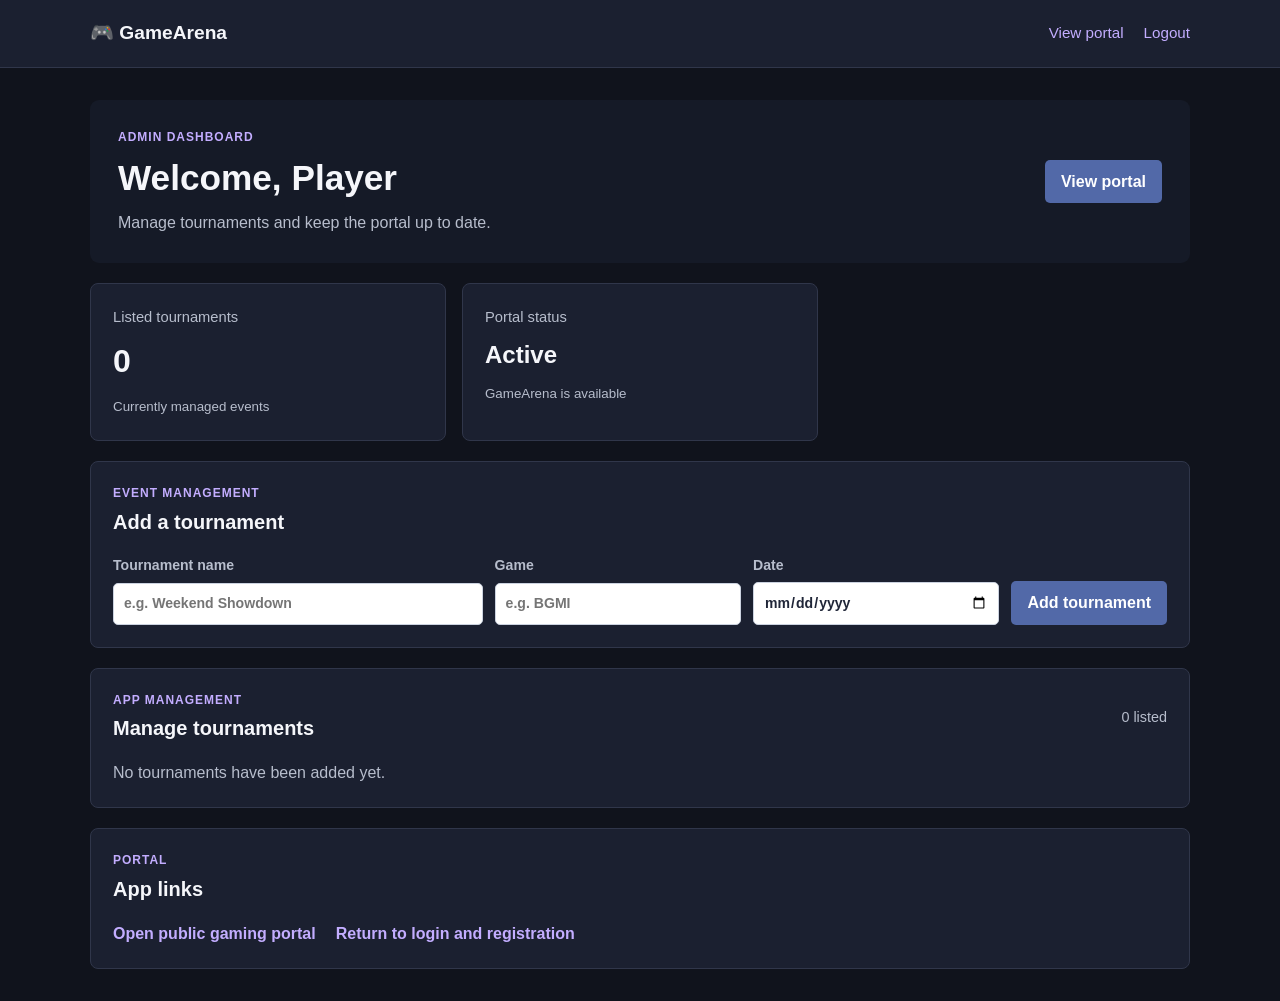
<file: html/admin.html>
<!DOCTYPE html>
<html lang="en">
<head><meta charset="UTF-8"><meta name="viewport" content="width=device-width, initial-scale=1.0"><title>Admin Dashboard | GameArena</title><link rel="stylesheet" href="../css/style.css"></head>
<body class="dashboard-page">
    <header class="dashboard-header"><a class="dashboard-brand" href="gaming-portal.html">🎮 GameArena</a><nav><a href="gaming-portal.html">View portal</a><a href="index.html">Logout</a></nav></header>
    <main class="dashboard-main">
        <section class="welcome-panel"><div><p class="eyebrow">ADMIN DASHBOARD</p><h1>Welcome, <span data-player-name>Admin</span></h1><p>Manage tournaments and keep the portal up to date.</p></div><a class="dashboard-button" href="gaming-portal.html">View portal</a></section>
        <section class="stats-grid" aria-label="Admin overview"><article class="stat-card"><p>Listed tournaments</p><strong data-tournament-count>0</strong><small>Currently managed events</small></article><article class="stat-card"><p>Portal status</p><strong class="stat-word">Active</strong><small>GameArena is available</small></article></section>
        <section class="dashboard-panel"><div class="panel-heading"><div><p class="eyebrow">EVENT MANAGEMENT</p><h2>Add a tournament</h2></div></div>
            <form class="tournament-form" data-tournament-form>
                <label>Tournament name<input name="tournament" type="text" placeholder="e.g. Weekend Showdown" required></label>
                <label>Game<input name="game" type="text" placeholder="e.g. BGMI" required></label>
                <label>Date<input name="date" type="date" required></label>
                <button class="dashboard-button" type="submit">Add tournament</button>
            </form>
        </section>
        <section class="dashboard-panel"><div class="panel-heading"><div><p class="eyebrow">APP MANAGEMENT</p><h2>Manage tournaments</h2></div><span class="count-label"><span data-tournament-count>0</span> listed</span></div><div class="dashboard-list" data-tournament-list><p class="empty-state">No tournaments yet. Add one above.</p></div></section>
        <section class="dashboard-panel"><div class="panel-heading"><div><p class="eyebrow">PORTAL</p><h2>App links</h2></div></div><div class="manage-links"><a href="gaming-portal.html">Open public gaming portal</a><a href="index.html">Return to login and registration</a></div></section>
    </main>
    <script src="../js/main.js"></script>
</body>
</html>
</file>
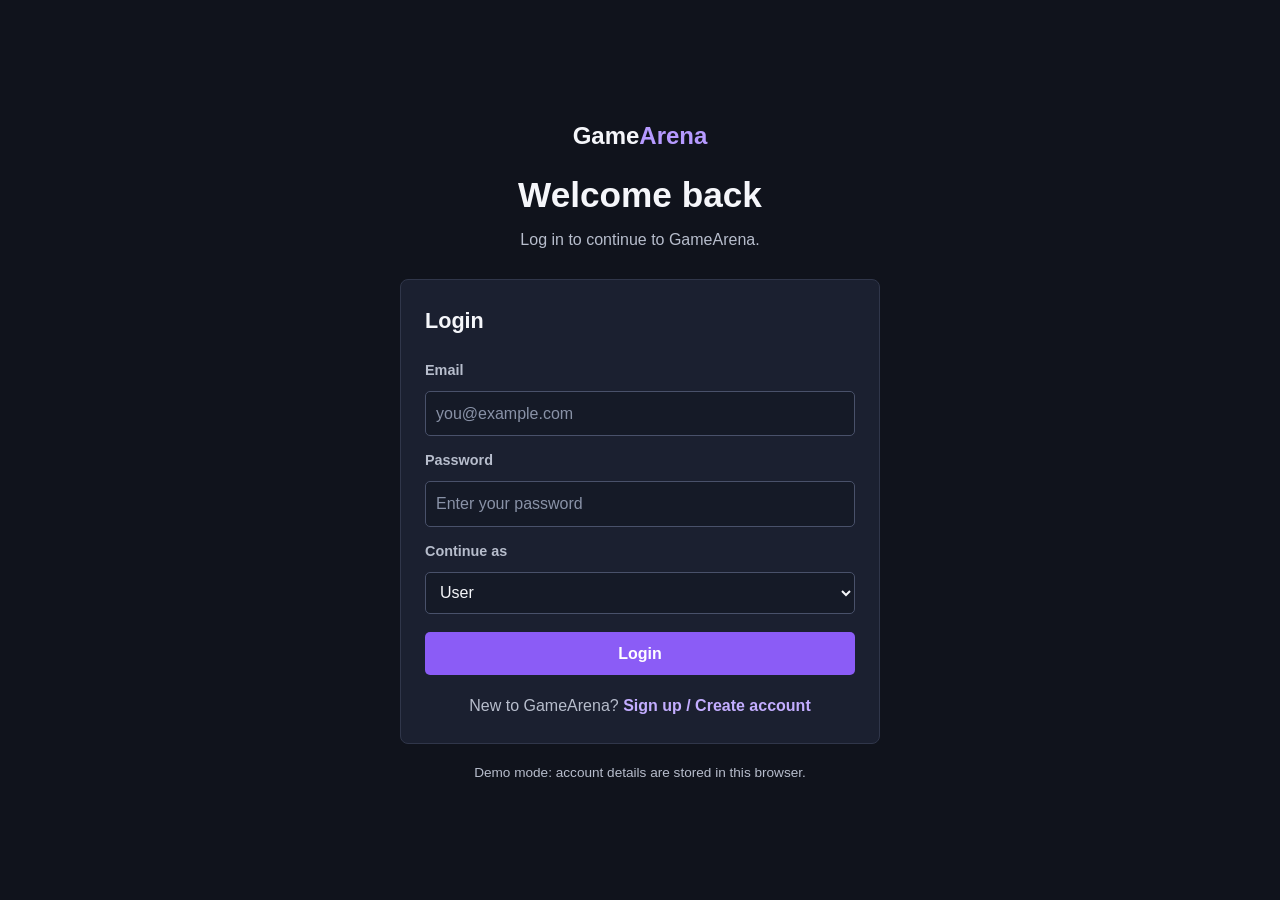
<file: html/login.html>
<!DOCTYPE html>
<html lang="en">
<head>
    <meta charset="UTF-8">
    <meta name="viewport" content="width=device-width, initial-scale=1.0">
    <meta name="description" content="Log in to your GameArena account.">
    <title>GameArena | Login</title>
    <link rel="stylesheet" href="../css/style.css">
</head>
<body class="auth-page">
    <main class="auth-container">
        <header class="auth-heading">
            <a class="auth-logo" href="gaming-portal.html">Game<span>Arena</span></a>
            <h1>Welcome back</h1>
            <p>Log in to continue to GameArena.</p>
        </header>
        <section class="auth-card auth-single-card" aria-labelledby="login-heading">
            <h2 id="login-heading">Login</h2>
            <form class="redirect-form">
                <label for="login-email">Email</label>
                <input id="login-email" name="email" type="email" placeholder="you@example.com" required>
                <label for="login-password">Password</label>
                <input id="login-password" name="password" type="password" placeholder="Enter your password" required>
                <label for="login-role">Continue as</label>
                <select id="login-role" name="role">
                    <option value="user">User</option>
                    <option value="admin">Admin</option>
                </select>
                <button class="auth-button" type="submit">Login</button>
            </form>
            <p class="auth-switch">New to GameArena? <a href="signup.html">Sign up / Create account</a></p>
        </section>
        <p class="auth-note">Demo mode: account details are stored in this browser.</p>
    </main>
    <script src="../js/main.js"></script>
</body>
</html>
</file>
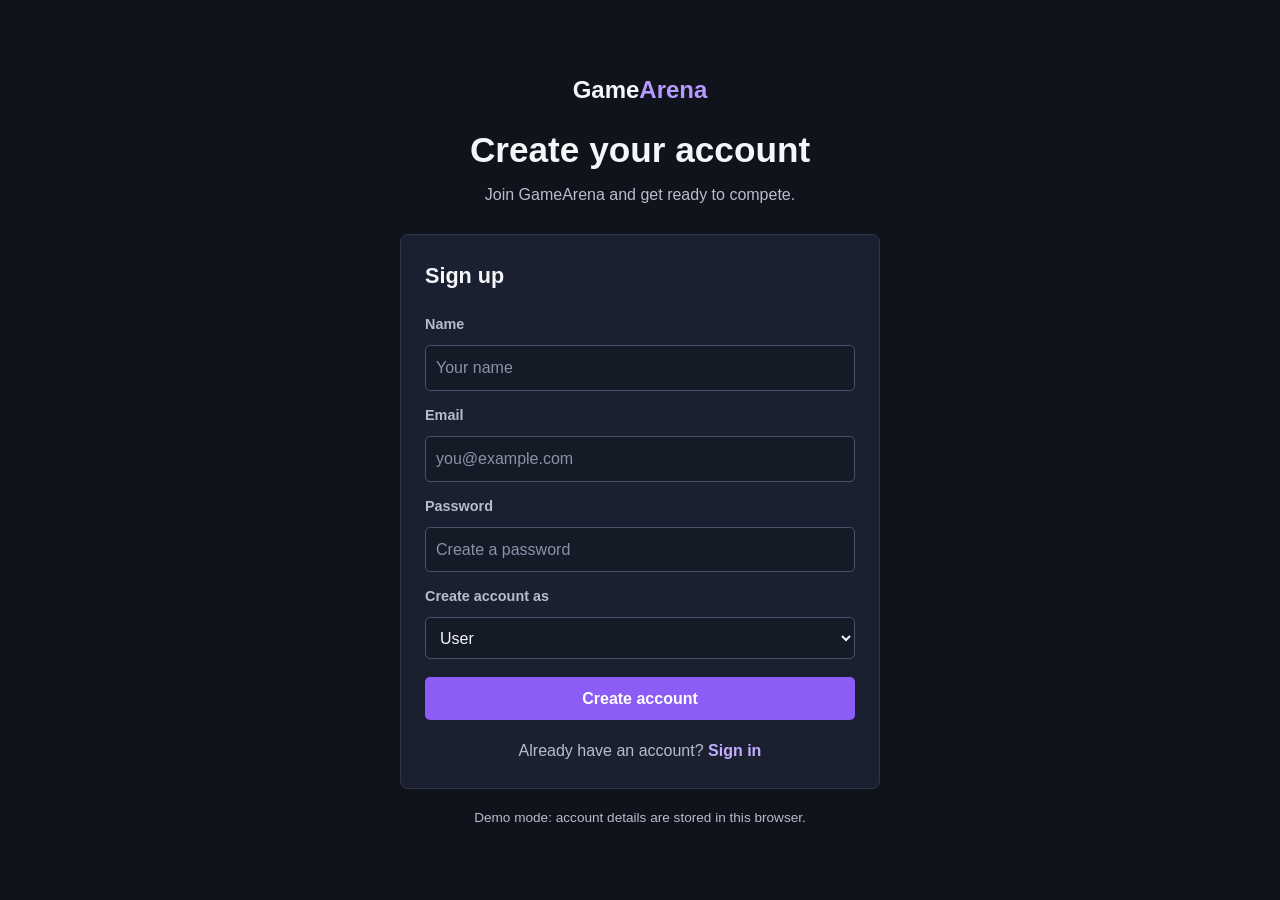
<file: html/signup.html>
<!DOCTYPE html>
<html lang="en">
<head>
    <meta charset="UTF-8">
    <meta name="viewport" content="width=device-width, initial-scale=1.0">
    <meta name="description" content="Create a GameArena account.">
    <title>GameArena | Create Account</title>
    <link rel="stylesheet" href="../css/style.css">
</head>
<body class="auth-page">
    <main class="auth-container">
        <header class="auth-heading">
            <a class="auth-logo" href="gaming-portal.html">Game<span>Arena</span></a>
            <h1>Create your account</h1>
            <p>Join GameArena and get ready to compete.</p>
        </header>
        <section class="auth-card auth-single-card" aria-labelledby="register-heading">
            <h2 id="register-heading">Sign up</h2>
            <form class="redirect-form" data-registration-form>
                <label for="register-name">Name</label>
                <input id="register-name" name="name" type="text" placeholder="Your name" required>
                <label for="register-email">Email</label>
                <input id="register-email" name="email" type="email" placeholder="you@example.com" required>
                <label for="register-password">Password</label>
                <input id="register-password" name="password" type="password" placeholder="Create a password" required>
                <label for="register-role">Create account as</label>
                <select id="register-role" name="role">
                    <option value="user">User</option>
                    <option value="admin">Admin</option>
                </select>
                <button class="auth-button" type="submit">Create account</button>
            </form>
            <p class="auth-switch">Already have an account? <a href="login.html">Sign in</a></p>
        </section>
        <p class="auth-note">Demo mode: account details are stored in this browser.</p>
    </main>
    <script src="../js/main.js"></script>
</body>
</html>
</file>
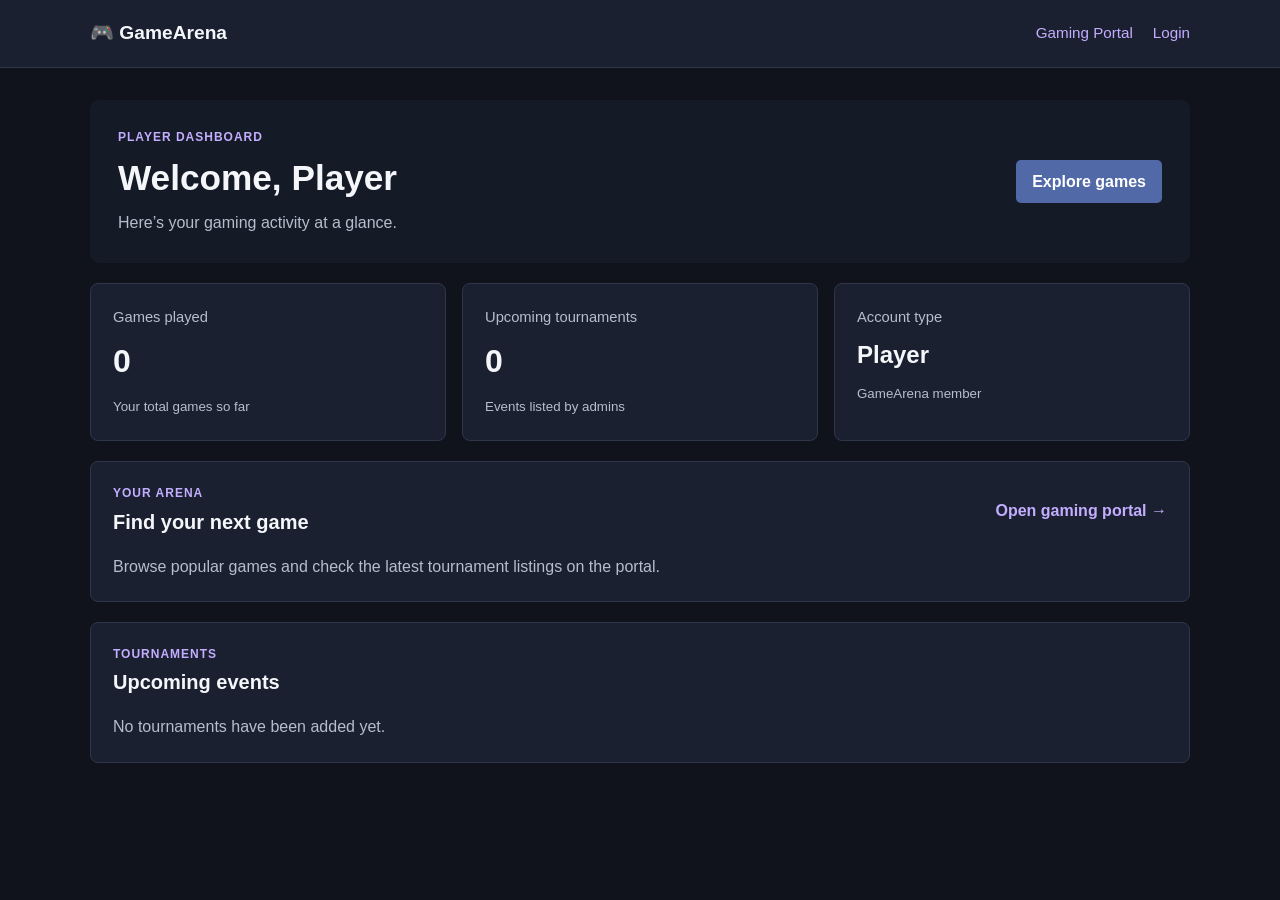
<file: html/user.html>
<!DOCTYPE html>
<html lang="en">
<head><meta charset="UTF-8"><meta name="viewport" content="width=device-width, initial-scale=1.0"><title>Player Dashboard | GameArena</title><link rel="stylesheet" href="../css/style.css"></head>
<body class="dashboard-page">
    <header class="dashboard-header"><a class="dashboard-brand" href="gaming-portal.html">🎮 GameArena</a><nav><a href="gaming-portal.html">Gaming Portal</a><a href="login.html">Login</a></nav></header>
    <main class="dashboard-main">
        <section class="welcome-panel"><div><p class="eyebrow">PLAYER DASHBOARD</p><h1>Welcome, <span data-player-name>Player</span></h1><p>Here’s your gaming activity at a glance.</p></div><a class="dashboard-button" href="gaming-portal.html">Explore games</a></section>
        <section class="stats-grid" aria-label="Player statistics">
            <article class="stat-card"><p>Games played</p><strong data-games-played>0</strong><small>Your total games so far</small></article>
            <article class="stat-card"><p>Upcoming tournaments</p><strong data-tournament-count>0</strong><small>Events listed by admins</small></article>
            <article class="stat-card"><p>Account type</p><strong class="stat-word">Player</strong><small>GameArena member</small></article>
        </section>
        <section class="dashboard-panel"><div class="panel-heading"><div><p class="eyebrow">YOUR ARENA</p><h2>Find your next game</h2></div><a href="gaming-portal.html">Open gaming portal →</a></div><p class="panel-copy">Browse popular games and check the latest tournament listings on the portal.</p></section>
        <section class="dashboard-panel"><div class="panel-heading"><div><p class="eyebrow">TOURNAMENTS</p><h2>Upcoming events</h2></div></div><div class="dashboard-list" data-tournament-list><p class="empty-state">No tournaments have been added yet.</p></div></section>
    </main>
    <script src="../js/main.js"></script>
</body>
</html>
</file>
<file: css/style.css>
/* Simple gaming portal styles using CSS Grid for page layouts. */
:root {
    --background: #10131c;
    --surface: #1b2030;
    --surface-light: #252c40;
    --text: #f5f6fa;
    --muted: #b7bdcc;
    --accent: #8b5cf6;
}

/* Simple, static login and registration page. */
.auth-page { min-height: 100vh; display: grid; place-items: center; padding: 32px 16px; background: #eef1f6; color: #202638; }
.auth-container { width: min(100%, 850px); }
.auth-heading { margin-bottom: 26px; text-align: center; }
.auth-logo { display: inline-block; margin-bottom: 12px; color: #25304a; font-size: 1.5rem; font-weight: 700; }
.auth-logo span { color: #5269a8; }
.auth-heading h1 { margin-bottom: 4px; font-size: clamp(1.7rem, 4vw, 2.2rem); }
.auth-heading p, .auth-note { color: #667085; }
.auth-grid { display: grid; grid-template-columns: repeat(2, minmax(0, 1fr)); gap: 20px; }
.auth-card { padding: 24px; border: 1px solid #d9deea; border-radius: 8px; background: #fff; }
.auth-card h2 { margin-bottom: 16px; font-size: 1.35rem; }
.redirect-form { display: grid; gap: 9px; }
.redirect-form label { margin-top: 4px; font-size: .9rem; font-weight: 600; }
.redirect-form input, .redirect-form select { width: 100%; min-height: 42px; padding: 9px 10px; border: 1px solid #cbd2df; border-radius: 5px; background: #fff; color: #202638; font: inherit; }
.auth-button { min-height: 43px; margin-top: 9px; border: 0; border-radius: 5px; background: #5269a8; color: #fff; font: inherit; font-weight: 700; cursor: pointer; }
.auth-button:hover { background: #435a96; }
.auth-note { margin-top: 18px; text-align: center; font-size: .85rem; }
.registration-success { display: grid; justify-items: center; gap: 12px; padding: 40px 24px; border: 1px solid #d9deea; border-radius: 8px; background: #fff; text-align: center; }
.registration-success h1 { color: #202638; }
.registration-success > p:not(.eyebrow) { color: #667085; }
.success-mark { display: grid; width: 54px; height: 54px; place-items: center; border-radius: 50%; background: #e5f4e9; color: #287a43; font-size: 1.8rem; font-weight: 700; }
.success-link { display: inline-grid; place-items: center; margin-top: 8px; padding: 10px 20px; text-decoration: none; }
.auth-page { background: var(--background); color: var(--text); }
.auth-logo { color: var(--text); }
.auth-logo span { color: #b69aff; }
.auth-heading p, .auth-note { color: var(--muted); }
.auth-card, .registration-success { background: var(--surface); border-color: #30364a; color: var(--text); }
.auth-card h2, .registration-success h1 { color: var(--text); }
.redirect-form label { color: var(--muted); }
.redirect-form input, .redirect-form select { border-color: #49516a; background: #151a27; color: var(--text); }
.redirect-form input::placeholder { color: #8992a7; }
.auth-button { background: var(--accent); color: #fff; }
.auth-button:hover { background: #7648df; }
.registration-success > p:not(.eyebrow) { color: var(--muted); }
.success-mark { background: #203d2b; color: #8bd3a1; }
.destination-card { width: min(100%, 420px); text-align: center; }
.destination-card p { margin: 8px 0 18px; color: #667085; }
.destination-link { display: inline-grid; place-items: center; padding: 10px 18px; text-decoration: none; }
.auth-single-card { width: min(100%, 480px); margin-inline: auto; }
.auth-switch { margin-top: 18px; color: var(--muted); text-align: center; }
.auth-switch a { color: #c3adff; font-weight: 700; }
@media (max-width: 620px) { .auth-grid { grid-template-columns: 1fr; } }

/* User and admin dashboards */
.dashboard-page { min-height: 100vh; background: #f2f4f8; color: #202638; }
.dashboard-header { min-height: 68px; display: grid; grid-template-columns: 1fr auto; align-items: center; gap: 20px; padding: 0 max(4%, calc((100% - 1100px) / 2)); background: #fff; border-bottom: 1px solid #dfe3eb; }
.dashboard-brand { font-size: 1.2rem; font-weight: 700; color: #25304a; }
.dashboard-header nav { display: grid; grid-auto-flow: column; gap: 20px; color: #5269a8; font-size: .95rem; }
.dashboard-main { width: min(92%, 1100px); margin: 32px auto; display: grid; gap: 20px; }
.welcome-panel { display: grid; grid-template-columns: 1fr auto; align-items: center; gap: 20px; padding: 28px; border-radius: 9px; background: #e3e9f6; }
.welcome-panel h1 { margin: 3px 0; font-size: clamp(1.6rem, 4vw, 2.2rem); }
.welcome-panel p:not(.eyebrow) { color: #667085; }
.eyebrow { color: #5269a8; font-size: .75rem; font-weight: 700; letter-spacing: 1px; }
.dashboard-button { display: inline-grid; place-items: center; min-height: 42px; padding: 9px 16px; border: 0; border-radius: 5px; background: #5269a8; color: white; font: inherit; font-weight: 700; text-decoration: none; cursor: pointer; }
.stats-grid { display: grid; grid-template-columns: repeat(3, minmax(0, 1fr)); gap: 16px; }
.stat-card, .dashboard-panel { padding: 22px; border: 1px solid #e0e4ec; border-radius: 8px; background: white; }
.stat-card > p { color: #667085; font-size: .92rem; }
.stat-card strong { display: block; margin: 6px 0; color: #25304a; font-size: 2rem; }
.stat-card .stat-word { font-size: 1.5rem; }
.stat-card small { color: #80899b; }
.panel-heading { display: grid; grid-template-columns: 1fr auto; align-items: center; gap: 14px; margin-bottom: 16px; }
.panel-heading h2 { margin-top: 2px; font-size: 1.25rem; }
.panel-heading > a, .manage-links a { color: #5269a8; font-weight: 600; }
.panel-copy, .empty-state { color: #667085; }
.tournament-form { display: grid; grid-template-columns: 1.5fr 1fr 1fr auto; align-items: end; gap: 12px; }
.tournament-form label { display: grid; gap: 6px; color: #4c5568; font-size: .88rem; font-weight: 600; }
.tournament-form input { width: 100%; min-height: 42px; padding: 8px 10px; border: 1px solid #cbd2df; border-radius: 5px; background: white; color: #202638; font: inherit; }
.dashboard-list { display: grid; gap: 10px; }
.dashboard-item { display: grid; grid-template-columns: 1fr auto; align-items: center; gap: 12px; padding: 12px; border: 1px solid #e5e8ef; border-radius: 6px; }
.dashboard-item p { margin-top: 3px; color: #667085; font-size: .9rem; }
.small-button { padding: 7px 10px; border: 1px solid #cbd2df; border-radius: 5px; background: #fff; color: #4b5568; font: inherit; cursor: pointer; }
.small-button:hover { background: #f2f4f8; }
.count-label { color: #667085; font-size: .9rem; }
.manage-links { display: grid; grid-template-columns: repeat(2, max-content); gap: 20px; }
.dashboard-page { background: var(--background); color: var(--text); }
.dashboard-page .dashboard-header { background: var(--surface); border-bottom-color: #30364a; }
.dashboard-page .dashboard-brand { color: var(--text); }
.dashboard-page .dashboard-header nav { color: #c3adff; }
.dashboard-page .dashboard-header nav a:hover, .dashboard-page .panel-heading > a:hover, .dashboard-page .manage-links a:hover { color: #fff; }
.dashboard-page .welcome-panel { background: #151a27; }
.dashboard-page .welcome-panel p:not(.eyebrow), .dashboard-page .stat-card > p, .dashboard-page .stat-card small, .dashboard-page .dashboard-item p, .dashboard-page .panel-copy, .dashboard-page .empty-state, .dashboard-page .count-label { color: var(--muted); }
.dashboard-page .stat-card, .dashboard-page .dashboard-panel { background: var(--surface); border-color: #30364a; }
.dashboard-page .stat-card strong, .dashboard-page .panel-heading h2 { color: var(--text); }
.dashboard-page .eyebrow, .dashboard-page .panel-heading > a, .dashboard-page .manage-links a { color: #c3adff; }
.dashboard-page .dashboard-item { border-color: #30364a; background: #151a27; }
.dashboard-page .tournament-form label { color: var(--muted); }
.dashboard-page .small-button { border-color: #49516a; background: #252c40; color: var(--text); }
.dashboard-page .small-button:hover { background: #343c54; }
@media (max-width: 760px) { .tournament-form { grid-template-columns: 1fr 1fr; } }
@media (max-width: 560px) { .dashboard-header { padding-inline: 4%; } .dashboard-header nav { gap: 12px; font-size: .85rem; } .dashboard-main { margin-block: 20px; } .welcome-panel { grid-template-columns: 1fr; } .welcome-panel .dashboard-button { justify-self: start; } .stats-grid { grid-template-columns: 1fr; } .tournament-form { grid-template-columns: 1fr; } .manage-links { grid-template-columns: 1fr; gap: 10px; } }

* {
    box-sizing: border-box;
    margin: 0;
    padding: 0;
}

body {
    background: var(--background);
    color: var(--text);
    font-family: Arial, Helvetica, sans-serif;
    line-height: 1.6;
}

a { color: inherit; text-decoration: none; }
.container { width: min(92%, 1100px); margin-inline: auto; }

.navbar { background: var(--surface); }
.navbar-container {
    min-height: 72px;
    display: grid;
    grid-template-columns: auto 1fr auto auto;
    align-items: center;
    gap: 24px;
}
.logo { font-size: 1.25rem; font-weight: 700; white-space: nowrap; }
.logo-accent { color: #b69aff; }
.nav-menu { display: grid; grid-auto-flow: column; justify-content: center; gap: 20px; }
.nav-link { color: var(--muted); }
.nav-link:hover, .nav-link.active { color: white; }
.nav-icon { margin-right: 4px; }
.nav-actions { display: grid; grid-auto-flow: column; gap: 10px; }
.profile-link { display: grid; width: 42px; height: 42px; place-items: center; border: 1px solid #777f94; border-radius: 50%; background: var(--surface-light); font-size: 1.2rem; }
.profile-link:hover { border-color: var(--accent); background: #35235a; }
.menu-toggle { display: none; }

.btn {
    display: inline-block;
    padding: 9px 16px;
    border: 1px solid #777f94;
    border-radius: 6px;
    text-align: center;
}
.btn-primary { background: var(--accent); border-color: var(--accent); color: white; }
.btn:hover { filter: brightness(1.12); }
.btn-large { padding: 12px 20px; }

.hero { padding: 76px 0; background: #151a27; }
.hero-container { display: grid; grid-template-columns: 1.2fr 0.8fr; align-items: center; gap: 40px; }
.hero-badge { color: #c3adff; font-size: .85rem; font-weight: 700; }
.hero h1 { margin: 12px 0 18px; font-size: clamp(2.5rem, 6vw, 4.5rem); line-height: 1.05; }
.hero h1 span { color: #b69aff; }
.hero-content > p { max-width: 560px; margin-bottom: 24px; color: var(--muted); }
.hero-buttons { display: grid; grid-auto-flow: column; justify-content: start; gap: 12px; }
.hero-visual { display: grid; place-items: center; }
.hero-card { width: min(100%, 320px); min-height: 260px; display: grid; place-content: center; text-align: center; padding: 28px; border-radius: 12px; background: var(--surface); }
.hero-card-icon { font-size: 4rem; }
.hero-card p { color: var(--muted); }

.games-section, .tournaments-section { padding: 64px 0; }
.games-section { background: #131725; }
.section-heading { max-width: 650px; margin: 0 auto 36px; text-align: center; }
.section-heading > span { color: #b69aff; font-size: .8rem; font-weight: 700; letter-spacing: 1px; }
.section-heading h2 { margin: 6px 0; font-size: clamp(1.8rem, 4vw, 2.6rem); }
.section-heading p { color: var(--muted); }
.games-grid { display: grid; grid-template-columns: repeat(4, 1fr); gap: 16px; }
.game-card { padding: 24px 16px; background: var(--surface); border-radius: 8px; text-align: center; }
.game-card:hover { background: var(--surface-light); }
.game-icon { font-size: 2.5rem; }
.game-card p { color: var(--muted); font-size: .9rem; }

.tournament-grid { display: grid; grid-template-columns: repeat(3, 1fr); gap: 16px; }
.tournament-card { display: grid; grid-template-rows: 130px 1fr; overflow: hidden; border-radius: 8px; background: var(--surface); }
.tournament-banner { display: grid; place-items: center; font-size: 1.8rem; font-weight: 700; background: #35235a; }
.bgmi-banner { background: #174363; }
.freefire-banner { background: #71400d; }
.tournament-content { display: grid; align-content: start; gap: 10px; padding: 18px; }
.tournament-game { color: #c3adff; font-size: .75rem; font-weight: 700; }
.tournament-game.bgmi { color: #64c5ff; }
.tournament-game.freefire { color: #ffb357; }
.tournament-content h3 { font-size: 1.05rem; }
.tournament-info { display: grid; grid-template-columns: repeat(2, auto); justify-content: start; gap: 5px 12px; color: var(--muted); font-size: .82rem; }
.tournament-link { color: #c3adff; font-weight: 700; }

.cta-section { padding: 56px 0; }
.cta-container { display: grid; justify-items: center; gap: 12px; padding: 42px 20px; background: var(--surface); border-radius: 10px; text-align: center; }
.cta-container p { color: var(--muted); }
.footer { padding: 32px 0; background: #0b0d13; }
.footer-container { display: grid; grid-template-columns: 1fr auto auto; align-items: center; gap: 24px; }
.footer-brand p, .copyright { color: var(--muted); font-size: .85rem; }
.footer-links { display: grid; grid-auto-flow: column; gap: 16px; color: var(--muted); font-size: .9rem; }

@media (max-width: 850px) {
    .navbar-container { grid-template-columns: auto 1fr auto auto; gap: 12px; }
    .nav-menu { gap: 10px; }
    .nav-actions { display: grid; }
    .tournament-grid { grid-template-columns: repeat(2, 1fr); }
    .footer-container { grid-template-columns: 1fr 1fr; }
    .copyright { grid-column: 1 / -1; text-align: center; }
}

@media (max-width: 620px) {
    .navbar-container { grid-template-columns: 1fr auto auto; min-height: 64px; position: relative; }
    .nav-menu { display: none; grid-auto-flow: row; justify-content: stretch; position: absolute; z-index: 2; top: 100%; left: 0; right: 0; padding: 12px; background: var(--surface); border-radius: 0 0 8px 8px; }
    .nav-menu.mobile-active { display: grid; }
    .nav-link { padding: 8px; }
    .nav-actions .btn { padding: 7px 9px; font-size: .82rem; }
    .profile-link { width: 38px; height: 38px; }
    .menu-toggle { display: block; padding: 6px 10px; color: white; background: var(--surface-light); border: 0; border-radius: 5px; font-size: 1.2rem; }
    .hero { padding: 52px 0; }
    .hero-container { grid-template-columns: 1fr; text-align: center; }
    .hero-content > p { margin-inline: auto; }
    .hero-buttons { grid-auto-flow: row; justify-content: stretch; }
    .games-grid { grid-template-columns: repeat(2, 1fr); }
    .tournament-grid { grid-template-columns: 1fr; }
    .footer-container { grid-template-columns: 1fr; justify-items: center; text-align: center; }
    .copyright { grid-column: auto; }
}
</file>
